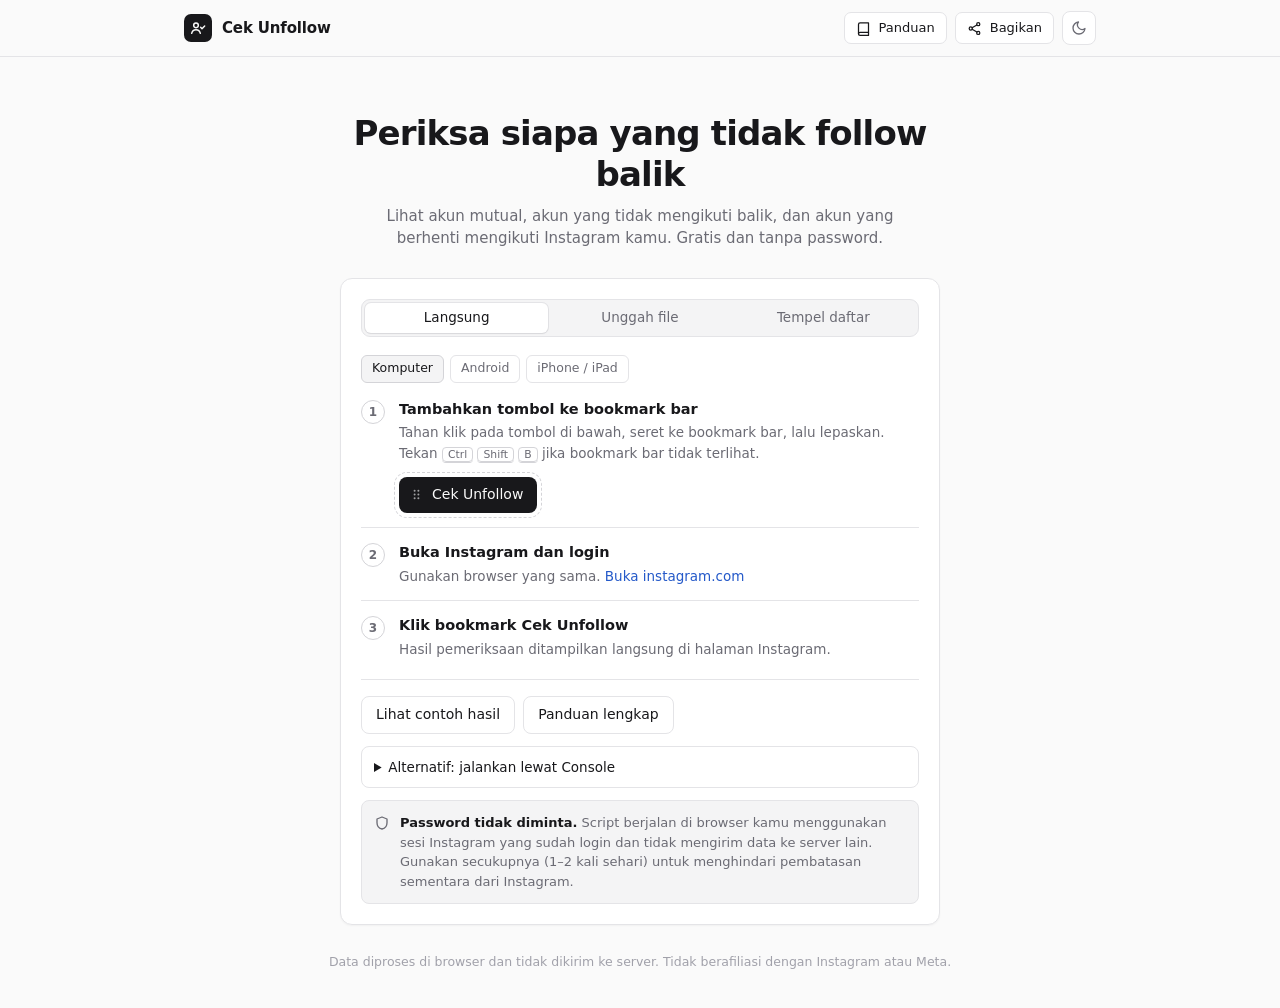
<file: index.html>
<!doctype html>
<html lang="id">
<head>
  <meta charset="utf-8">
  <meta name="viewport" content="width=device-width, initial-scale=1">
  <title>Cek Unfollow</title>
  <meta name="description" content="Periksa siapa yang tidak follow balik, akun mutual, dan akun yang berhenti mengikuti di Instagram. Gratis, tanpa password, diproses di browser.">
  <meta name="theme-color" content="#0b0b0c">
  <link rel="icon" href="favicon.svg" type="image/svg+xml">

  <meta property="og:type" content="website">
  <meta property="og:site_name" content="Cek Unfollow">
  <meta property="og:title" content="Cek Unfollow: siapa yang tidak follow balik?">
  <meta property="og:description" content="Periksa akun yang tidak follow balik, akun mutual, dan siapa yang berhenti mengikuti. Gratis dan tanpa password.">
  <meta property="og:url" content="https://haidarhafiz21.github.io/cek-unfollow/">
  <meta property="og:image" content="https://haidarhafiz21.github.io/cek-unfollow/og.png">
  <meta property="og:image:width" content="1200">
  <meta property="og:image:height" content="630">
  <meta name="twitter:card" content="summary_large_image">

  <meta http-equiv="Content-Security-Policy" content="default-src 'none'; script-src 'self'; style-src 'self' 'unsafe-inline'; img-src 'self' data:; font-src 'self'; connect-src 'self'; base-uri 'none'; form-action 'none'">
  <meta name="referrer" content="strict-origin-when-cross-origin">
  <link rel="stylesheet" href="styles.css">
  <script src="vendor/jszip.min.js" defer></script>
  <script src="cekunfollow.js" defer></script>
  <script src="app.js" defer></script>
</head>
<body>
  <header class="topbar">
    <div class="container topbar-inner">
      <a class="brand" href="./">
        <span class="brand-mark" aria-hidden="true">
          <svg viewBox="0 0 24 24" fill="none" stroke="currentColor" stroke-width="2.2" stroke-linecap="round" stroke-linejoin="round"><circle cx="9" cy="8" r="3.5"/><path d="M2.5 20c.8-3.6 3.3-5.5 6.5-5.5s5.7 1.9 6.5 5.5"/><path d="M16 11l2 2 4-4"/></svg>
        </span>
        <span>Cek Unfollow</span>
      </a>
      <div class="topbar-actions">
        <button id="resetBtn" class="btn ghost sm" hidden>
          <svg viewBox="0 0 24 24" fill="none" stroke="currentColor" stroke-width="2" stroke-linecap="round" stroke-linejoin="round"><path d="M3 12a9 9 0 1 0 3-6.7L3 8"/><path d="M3 3v5h5"/></svg>
          <span>Cek ulang</span>
        </button>
        <a id="guideBtn" class="btn ghost sm" href="tutorial.html" title="Panduan penggunaan">
          <svg viewBox="0 0 24 24" fill="none" stroke="currentColor" stroke-width="2" stroke-linecap="round" stroke-linejoin="round"><path d="M4 5.5A2.5 2.5 0 0 1 6.5 3H20v15H6.5A2.5 2.5 0 0 0 4 20.5v-15z"/><path d="M4 20.5A2.5 2.5 0 0 0 6.5 23H20v-5"/></svg>
          <span>Panduan</span>
        </a>
        <button id="shareBtn" class="btn ghost sm" title="Bagikan halaman ini">
          <svg viewBox="0 0 24 24" fill="none" stroke="currentColor" stroke-width="2" stroke-linecap="round" stroke-linejoin="round"><circle cx="18" cy="5" r="2.5"/><circle cx="6" cy="12" r="2.5"/><circle cx="18" cy="19" r="2.5"/><path d="m8.2 10.8 7.6-4.4M8.2 13.2l7.6 4.4"/></svg>
          <span>Bagikan</span>
        </button>
        <button id="themeBtn" class="icon-btn" aria-label="Ganti tema terang/gelap" title="Ganti tema">
          <svg class="icon-moon" viewBox="0 0 24 24" fill="none" stroke="currentColor" stroke-width="2" stroke-linecap="round" stroke-linejoin="round"><path d="M21 12.8A9 9 0 1 1 11.2 3a7 7 0 0 0 9.8 9.8z"/></svg>
          <svg class="icon-sun" viewBox="0 0 24 24" fill="none" stroke="currentColor" stroke-width="2" stroke-linecap="round" stroke-linejoin="round"><circle cx="12" cy="12" r="4"/><path d="M12 2v2M12 20v2M4.9 4.9l1.4 1.4M17.7 17.7l1.4 1.4M2 12h2M20 12h2M4.9 19.1l1.4-1.4M17.7 6.3l1.4-1.4"/></svg>
        </button>
      </div>
    </div>
  </header>

  <main class="container">
    <!-- ============ HALAMAN AWAL ============ -->
    <section id="uploadView" class="view">
      <div id="inAppNote" class="inapp" hidden>
        <svg viewBox="0 0 24 24" fill="none" stroke="currentColor" stroke-width="2" stroke-linecap="round" stroke-linejoin="round"><circle cx="12" cy="12" r="9"/><path d="M12 11v5M12 7.5v.01"/></svg>
        <p>Halaman ini dibuka dari dalam aplikasi. Agar dapat digunakan, buka di <b>Chrome</b> atau <b>Safari</b> melalui menu <b>⋮</b> lalu <b>Buka di browser</b>.</p>
      </div>

      <div class="hero">
        <h1>Periksa siapa yang tidak follow balik</h1>
        <p class="lead">Lihat akun mutual, akun yang tidak mengikuti balik, dan akun yang berhenti mengikuti Instagram kamu. Gratis dan tanpa password.</p>
      </div>

      <div class="card panel">
        <div class="seg" role="tablist" aria-label="Metode" data-mode="direct">
          <button role="tab" class="seg-btn active" data-mode="direct" aria-selected="true">Langsung</button>
          <button role="tab" class="seg-btn" data-mode="file" aria-selected="false">Unggah file</button>
          <button role="tab" class="seg-btn" data-mode="paste" aria-selected="false">Tempel daftar</button>
          <span class="seg-indicator" aria-hidden="true"></span>
        </div>

        <!-- Mode langsung -->
        <div id="modeDirect" class="mode" data-mode="direct">
          <div class="device-tabs" role="tablist" aria-label="Perangkat">
            <button class="dev-btn" data-device="desktop">Komputer</button>
            <button class="dev-btn" data-device="android">Android</button>
            <button class="dev-btn" data-device="ios">iPhone / iPad</button>
          </div>

          <!-- Komputer -->
          <ol class="quick-steps" data-dev="desktop">
            <li>
              <span class="qs-num">1</span>
              <div class="qs-body">
                <strong>Tambahkan tombol ke bookmark bar</strong>
                <span>Tahan klik pada tombol di bawah, seret ke bookmark bar, lalu lepaskan. Tekan <kbd>Ctrl</kbd> <kbd>Shift</kbd> <kbd>B</kbd> jika bookmark bar tidak terlihat.</span>
                <a id="bookmarklet" class="bm-btn" href="#" title="Seret ke bookmark bar">
                  <svg viewBox="0 0 24 24" fill="currentColor" aria-hidden="true"><circle cx="9" cy="6" r="1.6"/><circle cx="15" cy="6" r="1.6"/><circle cx="9" cy="12" r="1.6"/><circle cx="15" cy="12" r="1.6"/><circle cx="9" cy="18" r="1.6"/><circle cx="15" cy="18" r="1.6"/></svg>
                  Cek Unfollow
                </a>
              </div>
            </li>
            <li>
              <span class="qs-num">2</span>
              <div class="qs-body">
                <strong>Buka Instagram dan login</strong>
                <span>Gunakan browser yang sama. <a href="https://www.instagram.com/" target="_blank" rel="noopener" class="inline-link">Buka instagram.com</a></span>
              </div>
            </li>
            <li>
              <span class="qs-num">3</span>
              <div class="qs-body">
                <strong>Klik bookmark Cek Unfollow</strong>
                <span>Hasil pemeriksaan ditampilkan langsung di halaman Instagram.</span>
              </div>
            </li>
          </ol>

          <!-- Android -->
          <ol class="quick-steps" data-dev="android" hidden>
            <li>
              <span class="qs-num">1</span>
              <div class="qs-body">
                <strong>Salin kode</strong>
                <span>Gunakan aplikasi <b>Chrome</b>.</span>
                <button class="btn primary sm copy-bm">Salin kode bookmark</button>
              </div>
            </li>
            <li>
              <span class="qs-num">2</span>
              <div class="qs-body">
                <strong>Simpan sebagai bookmark</strong>
                <span>Ketuk <span class="ui">⋮</span> → <span class="ui">☆</span> → <span class="ui">Edit</span>. Ganti nama menjadi <b>Cek Unfollow</b>, hapus isi URL, lalu pilih <span class="ui">Tempel<i>Paste</i></span>.</span>
              </div>
            </li>
            <li>
              <span class="qs-num">3</span>
              <div class="qs-body">
                <strong>Jalankan di instagram.com</strong>
                <span>Buka instagram.com di Chrome, ketik <b>Cek Unfollow</b> di kolom alamat, lalu ketuk hasil yang berikon <span class="ui">☆</span>.</span>
              </div>
            </li>
          </ol>

          <!-- iPhone / iPad -->
          <ol class="quick-steps" data-dev="ios" hidden>
            <li>
              <span class="qs-num">1</span>
              <div class="qs-body">
                <strong>Salin kode</strong>
                <span>Gunakan aplikasi <b>Safari</b>.</span>
                <button class="btn primary sm copy-bm">Salin kode bookmark</button>
              </div>
            </li>
            <li>
              <span class="qs-num">2</span>
              <div class="qs-body">
                <strong>Simpan ke Favorit</strong>
                <span>Ketuk <span class="ui">≡</span> di sebelah alamat web → <span class="ui">Tambahkan Penanda ke…<i>Add Bookmark to…</i></span>. Ganti judul menjadi <b>Cek Unfollow</b>, pilih lokasi <span class="ui">Favorit<i>Favorites</i></span>, lalu <span class="ui">Simpan<i>Save</i></span>.</span>
              </div>
            </li>
            <li>
              <span class="qs-num">3</span>
              <div class="qs-body">
                <strong>Tempel kode</strong>
                <span>Ketuk kolom alamat, tahan ikon <b>Cek Unfollow</b> di Favorit → <span class="ui">Edit</span>, lalu tempel kode di kolom alamat dan ketuk <span class="ui">Selesai<i>Done</i></span>.</span>
              </div>
            </li>
            <li>
              <span class="qs-num">4</span>
              <div class="qs-body">
                <strong>Jalankan di instagram.com</strong>
                <span>Buka instagram.com di Safari, ketuk kolom alamat, lalu ketuk <b>Cek Unfollow</b> di Favorit.</span>
              </div>
            </li>
          </ol>

          <a class="btn primary block guide-cta" id="guideCta" data-dev="android ios" hidden href="tutorial.html">
            <svg viewBox="0 0 24 24" fill="none" stroke="currentColor" stroke-width="2" stroke-linecap="round" stroke-linejoin="round"><path d="M4 5.5A2.5 2.5 0 0 1 6.5 3H20v15H6.5A2.5 2.5 0 0 0 4 20.5v-15z"/><path d="M4 20.5A2.5 2.5 0 0 0 6.5 23H20v-5"/></svg>
            Lihat panduan bergambar
          </a>

          <div class="direct-actions">
            <button class="btn ghost" id="previewBtn">Lihat contoh hasil</button>
            <a class="btn ghost" id="guideLink" data-dev="desktop" href="tutorial.html">Panduan lengkap</a>
          </div>

          <details class="console-alt" data-dev="desktop">
            <summary>Alternatif: jalankan lewat Console</summary>
            <ol>
              <li>Buka <b>instagram.com</b> dan pastikan sudah login.</li>
              <li>Tekan <kbd>F12</kbd>, lalu pilih tab <b>Console</b>.</li>
              <li>Salin script dengan tombol di bawah, tempel di Console, lalu tekan <kbd>Enter</kbd>.</li>
              <li>Jika Chrome menolak paste, ketik <code>allow pasting</code>, tekan Enter, lalu tempel kembali.</li>
            </ol>
            <p class="console-warn"><b>Penting:</b> jangan pernah menempel script dari sumber lain ke Console. Penipu sering memakai cara ini untuk membajak akun. Salin script hanya dari halaman resmi ini.</p>
            <button class="btn ghost sm" id="copyScriptBtn">
              <svg viewBox="0 0 24 24" fill="none" stroke="currentColor" stroke-width="2" stroke-linecap="round" stroke-linejoin="round"><rect x="9" y="9" width="12" height="12" rx="2.5"/><path d="M5 15H4.5A1.5 1.5 0 0 1 3 13.5v-9A1.5 1.5 0 0 1 4.5 3h9A1.5 1.5 0 0 1 15 4.5V5"/></svg>
              Salin script
            </button>
          </details>

          <p class="mobile-alt" data-dev="android ios" hidden>Bookmark tidak dapat dijalankan dari aplikasi Instagram. Jika langkah di atas tidak berhasil, gunakan tab <button class="link-btn" data-goto-mode="file">Unggah file</button> dengan data ekspor dari aplikasi Instagram.</p>

          <div class="note">
            <svg viewBox="0 0 24 24" fill="none" stroke="currentColor" stroke-width="2" stroke-linecap="round" stroke-linejoin="round"><path d="M12 3 4.5 6v5.5c0 4.6 3.2 8.4 7.5 9.5 4.3-1.1 7.5-4.9 7.5-9.5V6L12 3z"/></svg>
            <p><b>Password tidak diminta.</b> Script berjalan di browser kamu menggunakan sesi Instagram yang sudah login dan tidak mengirim data ke server lain. Gunakan secukupnya (1–2 kali sehari) untuk menghindari pembatasan sementara dari Instagram.</p>
          </div>
        </div>

        <!-- Mode unggah file -->
        <div id="modeFile" class="mode" data-mode="file" hidden>
          <label class="dropzone" id="dropzone">
            <input type="file" id="fileInput" multiple accept=".zip,.json,.html,.htm">
            <span class="dz-icon" aria-hidden="true">
              <svg viewBox="0 0 24 24" fill="none" stroke="currentColor" stroke-width="1.8" stroke-linecap="round" stroke-linejoin="round"><path d="M12 15V4"/><path d="M7.5 8.5 12 4l4.5 4.5"/><path d="M4 15v3a2 2 0 0 0 2 2h12a2 2 0 0 0 2-2v-3"/></svg>
            </span>
            <span class="dz-idle">
              <strong>Pilih atau tarik file ke sini</strong>
              <span>atau <u>pilih dari perangkat</u></span>
              <small>ZIP ekspor Instagram, atau <code>followers_1.json</code> dan <code>following.json</code></small>
            </span>
            <span class="dz-loading">
              <span class="spinner" aria-hidden="true"></span>
              <strong>Membaca data…</strong>
            </span>
          </label>
        </div>

        <!-- Mode tempel -->
        <div id="modePaste" class="mode" data-mode="paste" hidden>
          <div class="paste-grid">
            <label class="field">
              <span class="field-label">Pengikut <em>(followers)</em></span>
              <textarea id="pasteFollowers" spellcheck="false" placeholder="nadia.putri&#10;raka_99&#10;@dimas.id"></textarea>
            </label>
            <label class="field">
              <span class="field-label">Mengikuti <em>(following)</em></span>
              <textarea id="pasteFollowing" spellcheck="false" placeholder="sekar.art&#10;nadia.putri&#10;https://instagram.com/bayu"></textarea>
            </label>
          </div>
          <p class="hint">Satu username per baris. Format @username dan link profil juga diterima.</p>
          <button class="btn primary block" id="pasteBtn">Analisis</button>
        </div>

        <p id="errorMsg" class="alert" role="alert" hidden></p>

        <div class="upload-foot" id="uploadFoot" hidden>
          <span>Belum punya data?</span>
          <button class="link-btn" id="demoBtn">Gunakan data contoh</button>
        </div>
      </div>

      <details class="card guide" id="exportGuide" hidden>
        <summary>
          <svg class="guide-icon" viewBox="0 0 24 24" fill="none" stroke="currentColor" stroke-width="2" stroke-linecap="round" stroke-linejoin="round"><circle cx="12" cy="12" r="9"/><path d="M12 11v5M12 7.5v.01"/></svg>
          <span>Cara mengekspor data dari Instagram</span>
          <svg class="chev" viewBox="0 0 24 24" fill="none" stroke="currentColor" stroke-width="2" stroke-linecap="round" stroke-linejoin="round"><path d="m6 9 6 6 6-6"/></svg>
        </summary>
        <ol class="steps">
          <li>Buka aplikasi Instagram, masuk ke <b>Profil</b>, menu <b>☰</b>, lalu <b>Pusat Akun</b>.</li>
          <li>Pilih <b>Informasi dan izin Anda</b>, <b>Ekspor informasi Anda</b>, lalu <b>Buat ekspor</b>.</li>
          <li>Pilih akun, lalu <b>Ekspor ke perangkat</b>.</li>
          <li>Di <b>Sesuaikan informasi</b>, pilih hanya <b>Pengikut dan mengikuti</b>.</li>
          <li>Atur <b>Rentang tanggal: Sepanjang waktu</b> dan <b>Format: JSON</b>, lalu mulai ekspor.</li>
          <li>Setelah notifikasi diterima, unduh file ZIP dan unggah di sini.</li>
        </ol>
        <p class="guide-note">Hasil setiap pemeriksaan disimpan di browser. Saat data yang lebih baru diunggah, aplikasi akan menampilkan akun yang <b>berhenti mengikuti</b> sejak pemeriksaan sebelumnya.</p>
      </details>
    </section>

    <!-- ============ HASIL ============ -->
    <section id="resultView" class="view" hidden>
      <div class="result-head">
        <p class="eyebrow" id="resultEyebrow">Hasil analisis</p>
        <h2 id="resultTitle">Ringkasan akun</h2>
        <p class="muted" id="resultMeta"></p>
      </div>

      <div id="changes"></div>

      <div class="card kpis" id="stats"></div>

      <div class="card list-card">
        <div class="tabs-wrap">
          <div class="tabs" id="tabs" role="tablist"></div>
        </div>

        <div class="toolbar">
          <label class="search">
            <svg viewBox="0 0 24 24" fill="none" stroke="currentColor" stroke-width="2" stroke-linecap="round" stroke-linejoin="round"><circle cx="11" cy="11" r="7"/><path d="m20 20-3.5-3.5"/></svg>
            <input id="searchInput" type="search" placeholder="Cari username" autocomplete="off">
          </label>
          <div class="toolbar-right">
            <label class="select">
              <select id="sortSelect" aria-label="Urutkan">
                <option value="new">Terbaru</option>
                <option value="old">Terlama</option>
                <option value="az">A–Z</option>
                <option value="za">Z–A</option>
              </select>
              <svg viewBox="0 0 24 24" fill="none" stroke="currentColor" stroke-width="2" stroke-linecap="round" stroke-linejoin="round"><path d="m6 9 6 6 6-6"/></svg>
            </label>
            <button class="btn ghost sm" id="copyBtn" title="Salin daftar username">
              <svg viewBox="0 0 24 24" fill="none" stroke="currentColor" stroke-width="2" stroke-linecap="round" stroke-linejoin="round"><rect x="9" y="9" width="12" height="12" rx="2.5"/><path d="M5 15H4.5A1.5 1.5 0 0 1 3 13.5v-9A1.5 1.5 0 0 1 4.5 3h9A1.5 1.5 0 0 1 15 4.5V5"/></svg>
              <span>Salin</span>
            </button>
            <button class="btn ghost sm" id="csvBtn" title="Unduh sebagai CSV">
              <svg viewBox="0 0 24 24" fill="none" stroke="currentColor" stroke-width="2" stroke-linecap="round" stroke-linejoin="round"><path d="M12 4v11"/><path d="m7.5 10.5 4.5 4.5 4.5-4.5"/><path d="M4 20h16"/></svg>
              <span>CSV</span>
            </button>
          </div>
        </div>

        <div class="list-meta" id="listMeta"></div>
        <ul class="list" id="list"></ul>
        <div id="sentinel" aria-hidden="true"></div>
        <div class="empty" id="empty" hidden></div>
      </div>
    </section>
  </main>

  <footer class="footer container">
    <p>Data diproses di browser dan tidak dikirim ke server. Tidak berafiliasi dengan Instagram atau Meta.</p>
  </footer>

  <div id="toast" class="toast" role="status" aria-live="polite"></div>
</body>
</html>
</file>
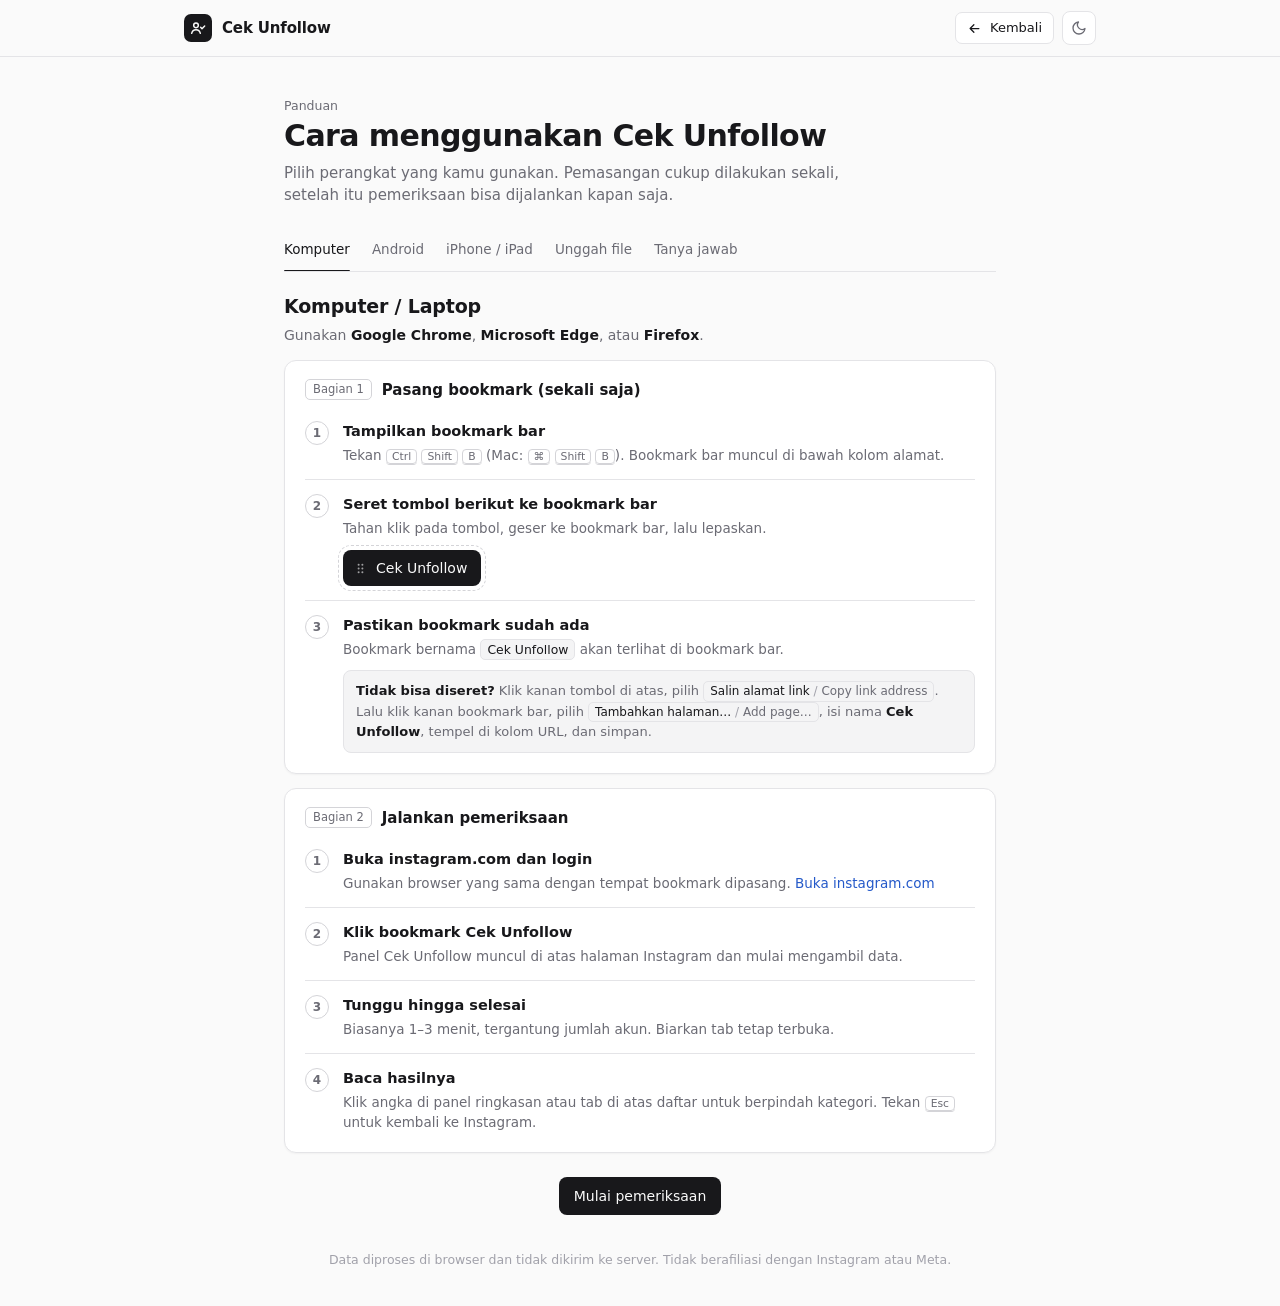
<file: tutorial.html>
<!doctype html>
<html lang="id">
<head>
  <meta charset="utf-8">
  <meta name="viewport" content="width=device-width, initial-scale=1">
  <title>Panduan Cek Unfollow</title>
  <meta name="description" content="Panduan langkah demi langkah memakai Cek Unfollow di komputer, Android, dan iPhone.">
  <meta name="theme-color" content="#0b0b0c">
  <link rel="icon" href="favicon.svg" type="image/svg+xml">

  <meta property="og:type" content="article">
  <meta property="og:site_name" content="Cek Unfollow">
  <meta property="og:title" content="Panduan Cek Unfollow: komputer, Android, dan iPhone">
  <meta property="og:description" content="Langkah demi langkah memeriksa siapa yang tidak follow balik di Instagram.">
  <meta property="og:url" content="https://haidarhafiz21.github.io/cek-unfollow/tutorial.html">
  <meta property="og:image" content="https://haidarhafiz21.github.io/cek-unfollow/og.png">
  <meta name="twitter:card" content="summary_large_image">

  <meta http-equiv="Content-Security-Policy" content="default-src 'none'; script-src 'self'; style-src 'self' 'unsafe-inline'; img-src 'self' data:; font-src 'self'; connect-src 'self'; base-uri 'none'; form-action 'none'">
  <meta name="referrer" content="strict-origin-when-cross-origin">
  <link rel="stylesheet" href="styles.css">
  <script src="cekunfollow.js" defer></script>
  <script src="tutorial.js" defer></script>
</head>
<body>
  <header class="topbar">
    <div class="container topbar-inner">
      <a class="brand" href="./">
        <span class="brand-mark" aria-hidden="true">
          <svg viewBox="0 0 24 24" fill="none" stroke="currentColor" stroke-width="2.2" stroke-linecap="round" stroke-linejoin="round"><circle cx="9" cy="8" r="3.5"/><path d="M2.5 20c.8-3.6 3.3-5.5 6.5-5.5s5.7 1.9 6.5 5.5"/><path d="M16 11l2 2 4-4"/></svg>
        </span>
        <span>Cek Unfollow</span>
      </a>
      <div class="topbar-actions">
        <a class="btn ghost sm" href="./">
          <svg viewBox="0 0 24 24" fill="none" stroke="currentColor" stroke-width="2" stroke-linecap="round" stroke-linejoin="round"><path d="M19 12H5M11 6l-6 6 6 6"/></svg>
          <span>Kembali</span>
        </a>
        <button id="themeBtn" class="icon-btn" aria-label="Ganti tema terang/gelap" title="Ganti tema">
          <svg class="icon-moon" viewBox="0 0 24 24" fill="none" stroke="currentColor" stroke-width="2" stroke-linecap="round" stroke-linejoin="round"><path d="M21 12.8A9 9 0 1 1 11.2 3a7 7 0 0 0 9.8 9.8z"/></svg>
          <svg class="icon-sun" viewBox="0 0 24 24" fill="none" stroke="currentColor" stroke-width="2" stroke-linecap="round" stroke-linejoin="round"><circle cx="12" cy="12" r="4"/><path d="M12 2v2M12 20v2M4.9 4.9l1.4 1.4M17.7 17.7l1.4 1.4M2 12h2M20 12h2M4.9 19.1l1.4-1.4M17.7 6.3l1.4-1.4"/></svg>
        </button>
      </div>
    </div>
  </header>

  <main class="container doc">
    <div class="doc-head">
      <p class="eyebrow">Panduan</p>
      <h1>Cara menggunakan Cek Unfollow</h1>
      <p class="lead">Pilih perangkat yang kamu gunakan. Pemasangan cukup dilakukan sekali, setelah itu pemeriksaan bisa dijalankan kapan saja.</p>
    </div>

    <nav class="doc-tabs" role="tablist" aria-label="Pilih perangkat">
      <a href="#komputer" class="doc-tab" data-tab="komputer" role="tab">Komputer</a>
      <a href="#android" class="doc-tab" data-tab="android" role="tab">Android</a>
      <a href="#iphone" class="doc-tab" data-tab="iphone" role="tab">iPhone / iPad</a>
      <a href="#file" class="doc-tab" data-tab="file" role="tab">Unggah file</a>
      <a href="#faq" class="doc-tab" data-tab="faq" role="tab">Tanya jawab</a>
    </nav>

    <!-- ================= KOMPUTER ================= -->
    <section class="doc-section" id="sec-komputer" data-sec="komputer">
      <div class="doc-intro">
        <h2>Komputer / Laptop</h2>
        <p>Gunakan <b>Google Chrome</b>, <b>Microsoft Edge</b>, atau <b>Firefox</b>.</p>
      </div>

      <div class="card doc-card">
        <h3><span class="tag-step">Bagian 1</span> Pasang bookmark (sekali saja)</h3>
        <ol class="doc-steps">
          <li>
            <strong>Tampilkan bookmark bar</strong>
            <p>Tekan <kbd>Ctrl</kbd> <kbd>Shift</kbd> <kbd>B</kbd> (Mac: <kbd>⌘</kbd> <kbd>Shift</kbd> <kbd>B</kbd>). Bookmark bar muncul di bawah kolom alamat.</p>
          </li>
          <li>
            <strong>Seret tombol berikut ke bookmark bar</strong>
            <p>Tahan klik pada tombol, geser ke bookmark bar, lalu lepaskan.</p>
            <a id="bookmarklet" class="bm-btn" href="#" title="Seret ke bookmark bar">
              <svg viewBox="0 0 24 24" fill="currentColor" aria-hidden="true"><circle cx="9" cy="6" r="1.6"/><circle cx="15" cy="6" r="1.6"/><circle cx="9" cy="12" r="1.6"/><circle cx="15" cy="12" r="1.6"/><circle cx="9" cy="18" r="1.6"/><circle cx="15" cy="18" r="1.6"/></svg>
              Cek Unfollow
            </a>
          </li>
          <li>
            <strong>Pastikan bookmark sudah ada</strong>
            <p>Bookmark bernama <span class="ui">Cek Unfollow</span> akan terlihat di bookmark bar.</p>
            <div class="tip"><b>Tidak bisa diseret?</b> Klik kanan tombol di atas, pilih <span class="ui">Salin alamat link<i>Copy link address</i></span>. Lalu klik kanan bookmark bar, pilih <span class="ui">Tambahkan halaman…<i>Add page…</i></span>, isi nama <b>Cek Unfollow</b>, tempel di kolom URL, dan simpan.</div>
          </li>
        </ol>
      </div>

      <div class="card doc-card">
        <h3><span class="tag-step">Bagian 2</span> Jalankan pemeriksaan</h3>
        <ol class="doc-steps">
          <li>
            <strong>Buka instagram.com dan login</strong>
            <p>Gunakan browser yang sama dengan tempat bookmark dipasang. <a class="inline-link" href="https://www.instagram.com/" target="_blank" rel="noopener">Buka instagram.com</a></p>
          </li>
          <li>
            <strong>Klik bookmark Cek Unfollow</strong>
            <p>Panel Cek Unfollow muncul di atas halaman Instagram dan mulai mengambil data.</p>
          </li>
          <li>
            <strong>Tunggu hingga selesai</strong>
            <p>Biasanya 1–3 menit, tergantung jumlah akun. Biarkan tab tetap terbuka.</p>
          </li>
          <li>
            <strong>Baca hasilnya</strong>
            <p>Klik angka di panel ringkasan atau tab di atas daftar untuk berpindah kategori. Tekan <kbd>Esc</kbd> untuk kembali ke Instagram.</p>
          </li>
        </ol>
      </div>
    </section>

    <!-- ================= ANDROID ================= -->
    <section class="doc-section" id="sec-android" data-sec="android" hidden>
      <div class="doc-intro">
        <h2>Android</h2>
        <p>Pemasangan sekitar 2 menit dan cukup dilakukan sekali.</p>
      </div>

      <div class="prep">
        <svg viewBox="0 0 24 24" fill="none" stroke="currentColor" stroke-width="2" stroke-linecap="round" stroke-linejoin="round"><circle cx="12" cy="12" r="9"/><path d="M12 11v5M12 7.5v.01"/></svg>
        <p><b>Sebelum mulai:</b> buka halaman ini di aplikasi <b>Chrome</b>. Jika terbuka dari WhatsApp atau Instagram, ketuk <span class="ui">⋮</span> lalu <span class="ui">Buka di Chrome<i>Open in Chrome</i></span>.</p>
      </div>

      <div class="card doc-card">
        <h3><span class="tag-step">Bagian 1</span> Pasang (sekali saja)</h3>
        <ol class="doc-steps">
          <li>
            <strong>Salin kode</strong>
            <p>Ketuk tombol ini.</p>
            <button class="btn primary sm copy-bm">Salin kode bookmark</button>
          </li>
          <li>
            <strong>Ketuk ⋮ lalu ☆</strong>
            <p>Titik tiga ada di pojok kanan atas. Setelah menu terbuka, ketuk ikon bintang.</p>
            <div class="mock has-menu" aria-hidden="true">
              <div class="mock-bar">
                <span class="mock-url">haidarhafiz21.github.io</span>
                <span class="mock-ic hl" data-tap="1">⋮</span>
              </div>
              <div class="mock-body"><span></span><span></span><span></span><span></span><span></span></div>
              <div class="mock-menu">
                <div class="mock-icons">
                  <span class="mock-ic">→</span><span class="mock-ic hl" data-tap="2">☆</span><span class="mock-ic">⤓</span><span class="mock-ic">ⓘ</span><span class="mock-ic">↻</span>
                </div>
                <div class="mock-row">Tab baru<i>New tab</i></div>
                <div class="mock-row">Bookmark<i>Bookmarks</i></div>
              </div>
            </div>
          </li>
          <li>
            <strong>Ketuk Edit</strong>
            <p>Di bagian bawah layar muncul pemberitahuan. Ketuk <span class="ui">Edit</span>.</p>
            <div class="mock" aria-hidden="true">
              <div class="mock-body"><span></span><span></span><span></span></div>
              <div class="mock-snack"><span>Bookmark disimpan<i>Bookmarked</i></span><b class="hl" data-tap="Ketuk">Edit</b></div>
            </div>
            <div class="tip"><b>Pemberitahuan sudah hilang?</b> Ketuk <span class="ui">⋮</span> → <span class="ui">Bookmark<i>Bookmarks</i></span>, tahan bookmark yang baru disimpan, lalu pilih <span class="ui">Edit</span>.</div>
          </li>
          <li>
            <strong>Ganti nama dan URL</strong>
            <p>Nama: ketik <b>Cek Unfollow</b>. URL: hapus semua isinya, tahan, lalu pilih <span class="ui">Tempel<i>Paste</i></span>.</p>
            <div class="mock" aria-hidden="true">
              <div class="mock-bar"><span class="mock-ic">←</span><b>Edit bookmark</b></div>
              <div class="mock-field"><small>Nama<i>Name</i></small><div class="mock-input hl" data-tap="1. Ketik">Cek Unfollow</div></div>
              <div class="mock-field" style="padding-bottom:16px"><small>URL</small><div class="mock-input code hl" data-tap="2. Tahan → Tempel">javascript:(function…</div></div>
            </div>
          </li>
          <li>
            <strong>Ketuk ← untuk menyimpan</strong>
            <p>Tombol kembali di pojok kiri atas. Perubahan tersimpan otomatis.</p>
          </li>
        </ol>
      </div>

      <div class="card doc-card">
        <h3><span class="tag-step">Bagian 2</span> Cara memakai</h3>
        <ol class="doc-steps">
          <li>
            <strong>Buka instagram.com di Chrome</strong>
            <p>Login seperti biasa. Jika diminta membuka aplikasi, pilih <span class="ui">Lain kali<i>Not now</i></span>. <a class="inline-link" href="https://www.instagram.com/" target="_blank" rel="noopener">Buka instagram.com</a></p>
          </li>
          <li>
            <strong>Ketik "Cek Unfollow" di kolom alamat</strong>
            <p>Lalu ketuk hasil yang memiliki ikon bintang <span class="ui">☆</span>.</p>
            <div class="mock" aria-hidden="true">
              <div class="mock-bar"><span class="mock-url typed">Cek Unf<span class="caret"></span></span></div>
              <div class="mock-row"><span class="mock-ic" style="font-size:13px">⌕</span><span>cek unfollow<small>Penelusuran Google<i>Google Search</i></small></span></div>
              <div class="mock-row hl" data-tap="Ketuk ini"><span class="mock-ic">☆</span><span><b>Cek Unfollow</b><small>javascript:(function…</small></span></div>
            </div>
            <div class="tip warn"><b>Jangan tekan Enter.</b> Menekan Enter akan membuka pencarian Google.</div>
          </li>
          <li>
            <strong>Tunggu 1–3 menit</strong>
            <p>Hasil muncul di atas halaman Instagram. Jangan pindah ke aplikasi lain selama proses berjalan.</p>
          </li>
        </ol>
      </div>
    </section>

    <!-- ================= IPHONE ================= -->
    <section class="doc-section" id="sec-iphone" data-sec="iphone" hidden>
      <div class="doc-intro">
        <h2>iPhone / iPad</h2>
        <p>Pemasangan sekitar 2 menit dan cukup dilakukan sekali. Kita akan menyimpan tombol Cek Unfollow ke <b>Favorit</b> Safari.</p>
      </div>

      <div class="prep">
        <svg viewBox="0 0 24 24" fill="none" stroke="currentColor" stroke-width="2" stroke-linecap="round" stroke-linejoin="round"><circle cx="12" cy="12" r="9"/><path d="M12 11v5M12 7.5v.01"/></svg>
        <p><b>Sebelum mulai:</b> buka halaman ini di aplikasi <b>Safari</b>. Jika terbuka dari WhatsApp atau Instagram, cari pilihan <span class="ui">Buka di Safari<i>Open in Safari</i></span>.</p>
      </div>

      <div class="card doc-card">
        <h3><span class="tag-step">Bagian 1</span> Pasang (sekali saja)</h3>
        <ol class="doc-steps">
          <li>
            <strong>Salin kode</strong>
            <p>Ketuk tombol ini.</p>
            <button class="btn primary sm copy-bm">Salin kode bookmark</button>
          </li>

          <li>
            <strong>Buka menu Safari</strong>
            <p>Ketuk ikon <span class="ui">≡</span> di sebelah kiri alamat web, di bagian bawah layar.</p>
            <div class="mock" aria-hidden="true">
              <div class="mock-body"><span></span><span></span><span></span></div>
              <div class="mock-float">
                <span class="mock-round">‹</span>
                <span class="mock-pill"><span class="hl" data-tap="Ketuk" style="padding:0 3px;font-size:15px">≡</span><span class="grow">haidarhafiz21.github.io</span><span>↻</span></span>
                <span class="mock-round"><svg viewBox="0 0 24 24" fill="none" stroke="currentColor" stroke-width="2" stroke-linecap="round" stroke-linejoin="round"><rect x="4" y="7" width="13" height="13" rx="2"/><path d="M8 4h10a2 2 0 0 1 2 2v10"/></svg></span>
              </div>
            </div>
            <div class="tip"><b>Tidak ada ikon ≡?</b> Pada iOS versi lama, ketuk ikon <span class="ui">Bagikan<i>Share</i></span> (kotak dengan panah ke atas), lalu lanjutkan ke langkah berikutnya.</div>
          </li>

          <li>
            <strong>Pilih "Add Bookmark to…"</strong>
            <p>Ketuk <span class="ui">Tambahkan Penanda ke…<i>Add Bookmark to…</i></span>. Pada iOS versi lama, pilih <span class="ui">Tambah Penanda<i>Add Bookmark</i></span>.</p>
            <div class="mock" aria-hidden="true">
              <div class="mock-row"><span>Bagikan<small>Share</small></span></div>
              <div class="mock-row"><span>Tambahkan ke Penanda<small>Add to Bookmarks</small></span></div>
              <div class="mock-row hl" data-tap="Ketuk"><span>Tambahkan Penanda ke…<small>Add Bookmark to…</small></span></div>
              <div class="mock-row"><span>Cari di Halaman<small>Find on Page</small></span></div>
            </div>
          </li>

          <li>
            <strong>Ganti nama, pilih Favorit, lalu simpan</strong>
            <ol class="sub-steps"><li>Ganti judul menjadi <b>Cek Unfollow</b>.</li><li>Pada <span class="ui">Lokasi<i>Location</i></span>, pilih <span class="ui">Favorit<i>Favorites</i></span>.</li><li>Ketuk <span class="ui">Simpan<i>Save</i></span>.</li></ol>
            <div class="mock" aria-hidden="true">
              <div class="mock-sheet-head"><span class="muted-act">Batal</span><b>Tambah Penanda</b><span class="act hl" data-tap="3">Simpan</span></div>
              <div class="mock-field" style="padding-bottom:16px"><div class="mock-input hl" data-tap="1. Ganti judul">Cek Unfollow</div></div>
              <div class="mock-row hl" data-tap="2. Pilih Favorit" style="margin:0 8px 14px">Lokasi<i>Location</i><span class="val">Favorit ›</span></div>
            </div>
          </li>

          <li>
            <strong>Ketuk kolom alamat web</strong>
            <p>Daftar <span class="ui">Favorit<i>Favorites</i></span> akan muncul. Ikon <b>Cek Unfollow</b> yang baru disimpan ada di sana.</p>
          </li>

          <li>
            <strong>Tahan ikon Cek Unfollow, lalu pilih Edit</strong>
            <p>Tekan dan tahan ikonnya sampai muncul menu, lalu ketuk <span class="ui">Edit</span>.</p>
            <div class="mock" aria-hidden="true">
              <div class="mock-label">Favorit<i style="font-style:normal;font-weight:400;color:var(--muted)"> / Favorites</i></div>
              <div class="mock-tiles">
                <span class="mock-tile"><span class="sq">A</span>Apple</span>
                <span class="mock-tile"><span class="sq hl" data-tap="Tahan">C</span><span class="lbl">Cek Unfollow</span></span>
              </div>
              <div class="mock-ctx">
                <div class="mock-row"><span>Buka di Tab Baru<small>Open in New Tab</small></span></div>
                <div class="mock-row"><span>Salin<small>Copy</small></span></div>
                <div class="mock-row hl" data-tap="Ketuk">Edit</div>
                <div class="mock-row" style="color:var(--red)"><span>Hapus<small>Delete</small></span></div>
              </div>
            </div>
          </li>

          <li>
            <strong>Tempel kode di kolom alamat</strong>
            <p>Hapus isi kolom alamat dengan <span class="ui">ⓧ</span>, tahan kolomnya, pilih <span class="ui">Tempel<i>Paste</i></span>, lalu ketuk <span class="ui">Selesai<i>Done</i></span>.</p>
            <div class="mock" aria-hidden="true">
              <div class="mock-sheet-head"><b>Edit Penanda<i>Edit Bookmark</i></b><span class="act hl" data-tap="2">Selesai</span></div>
              <div class="mock-field"><div class="mock-input">Cek Unfollow</div></div>
              <div class="mock-field" style="padding-bottom:16px"><div class="mock-input code hl" data-tap="1. Tahan → Tempel">javascript:(function…</div></div>
            </div>
            <div class="tip"><b>Tidak ada pilihan Edit?</b> Buka daftar penanda Safari, ketuk <span class="ui">Edit</span>, buka folder <span class="ui">Favorit<i>Favorites</i></span>, lalu ketuk <b>Cek Unfollow</b> untuk mengubah alamatnya.</div>
          </li>
        </ol>
      </div>

      <div class="card doc-card">
        <h3><span class="tag-step">Bagian 2</span> Cara memakai</h3>
        <ol class="doc-steps">
          <li>
            <strong>Buka instagram.com di Safari</strong>
            <p>Login seperti biasa. Jika diminta membuka aplikasi, pilih tetap di browser. <a class="inline-link" href="https://www.instagram.com/" target="_blank" rel="noopener">Buka instagram.com</a></p>
          </li>
          <li>
            <strong>Ketuk kolom alamat, lalu ketuk Cek Unfollow</strong>
            <p>Ikon <b>Cek Unfollow</b> ada di daftar <span class="ui">Favorit<i>Favorites</i></span>.</p>
            <div class="mock" aria-hidden="true">
              <div class="mock-label">Favorit<i style="font-style:normal;font-weight:400;color:var(--muted)"> / Favorites</i></div>
              <div class="mock-tiles">
                <span class="mock-tile"><span class="sq">A</span>Apple</span>
                <span class="mock-tile"><span class="sq hl" data-tap="Ketuk">C</span><span class="lbl">Cek Unfollow</span></span>
              </div>
              <div class="mock-float">
                <span class="mock-pill" style="outline:2px solid var(--link);outline-offset:-2px"><span class="grow" style="color:var(--text);text-align:left">instagram.com</span></span>
              </div>
            </div>
          </li>
          <li>
            <strong>Tunggu 1–3 menit</strong>
            <p>Hasil muncul di atas halaman Instagram. Jangan pindah ke aplikasi lain selama proses berjalan.</p>
          </li>
        </ol>
      </div>
    </section>

    <!-- ================= UNGGAH FILE ================= -->
    <section class="doc-section" id="sec-file" data-sec="file" hidden>
      <div class="doc-intro">
        <h2>Unggah file ekspor Instagram</h2>
        <p>Cara resmi dari Instagram dan dapat dipakai di semua perangkat, termasuk HP. Prosesnya lebih lama karena perlu menunggu file dari Instagram.</p>
      </div>

      <div class="card doc-card">
        <h3><span class="tag-step">Bagian 1</span> Minta data dari Instagram</h3>
        <ol class="doc-steps">
          <li>
            <strong>Buka Pusat Akun</strong>
            <p>Di aplikasi Instagram: <span class="ui">Profil<i>Profile</i></span> → menu <span class="ui">☰</span> → <span class="ui">Pusat Akun<i>Accounts Center</i></span>.</p>
          </li>
          <li>
            <strong>Pilih ekspor informasi</strong>
            <p><span class="ui">Informasi dan izin Anda<i>Your information and permissions</i></span> → <span class="ui">Ekspor informasi Anda<i>Export your information</i></span> → <span class="ui">Buat ekspor<i>Create export</i></span>, lalu pilih akun.</p>
          </li>
          <li>
            <strong>Ekspor ke perangkat</strong>
            <p>Pilih <span class="ui">Ekspor ke perangkat<i>Export to device</i></span>.</p>
          </li>
          <li>
            <strong>Atur isi ekspor</strong>
            <p>Di <span class="ui">Sesuaikan informasi<i>Customize information</i></span>, pilih hanya <span class="ui">Pengikut dan mengikuti<i>Followers and following</i></span>. Atur <b>Rentang tanggal</b> ke <span class="ui">Sepanjang waktu<i>All time</i></span> dan <b>Format</b> ke <span class="ui">JSON</span>.</p>
            <div class="tip warn"><b>Format harus JSON.</b> Jika memilih HTML, file tetap dapat dibaca, tetapi tanggal mengikuti mungkin tidak tampil.</div>
          </li>
          <li>
            <strong>Mulai ekspor</strong>
            <p>Ketuk <span class="ui">Mulai ekspor<i>Start export</i></span>. Instagram akan mengirim notifikasi atau email saat file siap, biasanya dalam beberapa menit hingga beberapa jam.</p>
          </li>
          <li>
            <strong>Unduh file</strong>
            <p>Buka notifikasi atau email tersebut, lalu unduh file ZIP-nya.</p>
          </li>
        </ol>
      </div>

      <div class="card doc-card">
        <h3><span class="tag-step">Bagian 2</span> Unggah ke Cek Unfollow</h3>
        <ol class="doc-steps">
          <li>
            <strong>Buka halaman Cek Unfollow</strong>
            <p><a class="inline-link" href="./">Buka halaman utama</a>, lalu pilih tab <span class="ui">Unggah file</span>.</p>
          </li>
          <li>
            <strong>Pilih file ZIP</strong>
            <p>Ketuk area unggah dan pilih file ZIP yang sudah diunduh. File tidak perlu diekstrak.</p>
          </li>
          <li>
            <strong>Hasil langsung tampil</strong>
            <p>Simpan file ekspor berikutnya di lain waktu dan unggah kembali untuk melihat siapa yang berhenti mengikuti.</p>
          </li>
        </ol>
      </div>
    </section>

    <!-- ================= TANYA JAWAB ================= -->
    <section class="doc-section" id="sec-faq" data-sec="faq" hidden>
      <div class="doc-intro">
        <h2>Tanya jawab</h2>
        <p>Masalah yang sering ditemui dan cara mengatasinya.</p>
      </div>

      <div class="card faq">
        <details>
          <summary>Apakah aman? Apakah password saya diminta?</summary>
          <p>Password tidak pernah diminta. Script berjalan di browser kamu sendiri menggunakan sesi Instagram yang sudah login, dan tidak mengirim data ke server lain. Kode sumbernya terbuka dan dapat diperiksa di <a class="inline-link" href="https://github.com/haidarhafiz21/cek-unfollow" target="_blank" rel="noopener">GitHub</a>.</p>
        </details>
        <details>
          <summary>Bagaimana memastikan saya memakai versi asli?</summary>
          <p>Pasang bookmark hanya dari alamat resmi <b>haidarhafiz21.github.io/cek-unfollow</b>. Jangan memasang bookmark atau menempel script yang dikirim orang lain lewat chat, karena penipu sering meniru alat seperti ini untuk membajak akun Instagram.</p>
        </details>
        <details>
          <summary>Muncul pesan "Data pengikut belum lengkap" atau "Perubahan tidak wajar"</summary>
          <p>Ini pengaman agar aplikasi tidak salah menuduh seseorang berhenti mengikuti. Jika Instagram tidak mengirim seluruh daftar pengikut, hasil pemeriksaan tersebut tidak dicatat ke riwayat. Tunggu beberapa saat lalu jalankan Cek ulang. Jika penurunannya memang nyata (misalnya akun palsu dihapus Instagram), pilih <b>Tetap simpan</b>.</p>
        </details>
        <details>
          <summary>Menu di HP saya berbeda dengan panduan</summary>
          <p>Tampilan Safari dan Chrome berbeda di tiap versi. Di iPhone dengan iOS terbaru, menu dibuka lewat ikon <b>≡</b> di sebelah alamat web. Di iOS versi lama, gunakan ikon <b>Bagikan / Share</b>. Yang penting: simpan halaman sebagai penanda di <b>Favorit / Favorites</b>, lalu ganti alamat penanda tersebut dengan kode yang sudah disalin. Jika tetap kesulitan, gunakan cara <a class="inline-link" href="#file">Unggah file</a>.</p>
        </details>
        <details>
          <summary>Muncul pesan "Belum login"</summary>
          <p>Login terlebih dahulu ke instagram.com di browser yang sama, lalu jalankan bookmark kembali. Login di aplikasi Instagram tidak berlaku untuk browser.</p>
        </details>
        <details>
          <summary>Muncul pesan "Instagram membatasi permintaan"</summary>
          <p>Instagram membatasi sementara karena terlalu banyak permintaan. Tunggu sekitar 1–2 jam sebelum mencoba lagi. Gunakan pemeriksaan secukupnya, maksimal 1–2 kali sehari.</p>
        </details>
        <details>
          <summary>Bookmark tidak muncul saat mengetik di Android</summary>
          <p>Pastikan nama bookmark sudah diubah menjadi <b>Cek Unfollow</b>. Coba ketik sebagian saja, misalnya <b>Cek Un</b>, lalu gulir daftar saran untuk mencari item berikon bintang.</p>
        </details>
        <details>
          <summary>Kode tidak bisa ditempel atau bookmark tidak tersimpan</summary>
          <p>Beberapa browser di HP membatasi panjang alamat bookmark. Jika langkah pemasangan tidak berhasil, gunakan cara <a class="inline-link" href="#file">Unggah file</a> yang dapat dipakai di semua perangkat.</p>
        </details>
        <details>
          <summary>Tidak terjadi apa-apa saat bookmark diklik</summary>
          <p>Pastikan halaman yang sedang terbuka adalah instagram.com. Jika bookmark dipasang sebelum pembaruan terakhir, hapus bookmark lama lalu pasang ulang dari halaman ini.</p>
        </details>
        <details>
          <summary>Kenapa daftar "Berhenti mengikuti" masih kosong?</summary>
          <p>Daftar ini terisi mulai pemeriksaan kedua. Hasil setiap pemeriksaan disimpan di browser, lalu dibandingkan dengan pemeriksaan berikutnya. Gunakan browser yang sama setiap kali memeriksa.</p>
        </details>
        <details>
          <summary>Bisakah dijalankan dari aplikasi Instagram?</summary>
          <p>Tidak. Aplikasi Instagram tidak mendukung bookmark. Gunakan instagram.com di Chrome atau Safari, atau gunakan cara Unggah file.</p>
        </details>
        <details>
          <summary>Jumlah akun di hasil sedikit berbeda dengan di profil</summary>
          <p>Selisih 1–2 akun itu wajar. Angka di profil Instagram ikut menghitung akun yang sedang dinonaktifkan atau dibatasi, tetapi akun tersebut tidak ditampilkan di daftar mana pun, termasuk di aplikasi Instagram sendiri. Jika satu akun mutual sedang nonaktif, angka pengikut dan mengikuti sama-sama berselisih 1. Jika selisihnya besar, jalankan Cek ulang beberapa saat kemudian.</p>
        </details>
      </div>
    </section>

    <div class="doc-foot">
      <a class="btn primary" href="./">Mulai pemeriksaan</a>
    </div>
  </main>

  <footer class="footer container">
    <p>Data diproses di browser dan tidak dikirim ke server. Tidak berafiliasi dengan Instagram atau Meta.</p>
  </footer>

  <div id="toast" class="toast" role="status" aria-live="polite"></div>
</body>
</html>
</file>
<file: styles.css>
/* ============ Tokens ============ */
:root {
  --bg: #fafafa;
  --surface: #ffffff;
  --surface-2: #f4f4f5;
  --surface-3: #e9e9ec;
  --text: #18181b;
  --muted: #6b6b74;
  --faint: #a1a1aa;
  --border: #e4e4e7;
  --border-strong: #d4d4d8;
  --shadow: 0 1px 2px rgba(16, 16, 20, .04);

  --primary: #18181b;
  --primary-hover: #2e2e33;
  --primary-fg: #fafafa;
  --link: #2459c9;
  --focus: #2459c9;
  --focus-ring: rgba(36, 89, 201, .18);

  --red: #c53030;    --red-bg: rgba(197, 48, 48, .08);
  --green: #1f7a4d;  --green-bg: rgba(31, 122, 77, .09);
  --blue: #2459c9;   --blue-bg: rgba(36, 89, 201, .08);
  --amber: #a15c07;  --amber-bg: rgba(161, 92, 7, .09);

  --av-s: 22%; --av-l: 91%; --av-fg: 32%;
  color-scheme: light;
}

@media (prefers-color-scheme: dark) {
  :root:not([data-theme="light"]) {
    --bg: #0b0b0c;
    --surface: #131315;
    --surface-2: #1b1b1e;
    --surface-3: #26262a;
    --text: #ececee;
    --muted: #9a9aa3;
    --faint: #66666e;
    --border: #26262a;
    --border-strong: #35353a;
    --shadow: none;
    --primary: #ececee;
    --primary-hover: #d6d6da;
    --primary-fg: #131315;
    --link: #7ea3ee;
    --focus: #7ea3ee;
    --focus-ring: rgba(126, 163, 238, .22);
    --red: #e57373;    --red-bg: rgba(229, 115, 115, .1);
    --green: #5fbf8a;  --green-bg: rgba(95, 191, 138, .1);
    --blue: #7ea3ee;   --blue-bg: rgba(126, 163, 238, .1);
    --amber: #d9a24a;  --amber-bg: rgba(217, 162, 74, .1);
    --av-s: 14%; --av-l: 22%; --av-fg: 78%;
    color-scheme: dark;
  }
}
:root[data-theme="dark"] {
  --bg: #0b0b0c;
  --surface: #131315;
  --surface-2: #1b1b1e;
  --surface-3: #26262a;
  --text: #ececee;
  --muted: #9a9aa3;
  --faint: #66666e;
  --border: #26262a;
  --border-strong: #35353a;
  --shadow: none;
  --primary: #ececee;
  --primary-hover: #d6d6da;
  --primary-fg: #131315;
  --link: #7ea3ee;
  --focus: #7ea3ee;
  --focus-ring: rgba(126, 163, 238, .22);
  --red: #e57373;    --red-bg: rgba(229, 115, 115, .1);
  --green: #5fbf8a;  --green-bg: rgba(95, 191, 138, .1);
  --blue: #7ea3ee;   --blue-bg: rgba(126, 163, 238, .1);
  --amber: #d9a24a;  --amber-bg: rgba(217, 162, 74, .1);
  --av-s: 14%; --av-l: 22%; --av-fg: 78%;
  color-scheme: dark;
}

/* ============ Base ============ */
*, *::before, *::after { box-sizing: border-box; }
html { -webkit-text-size-adjust: 100%; }
body {
  margin: 0;
  min-height: 100vh;
  background: var(--bg);
  color: var(--text);
  font-family: "Inter", ui-sans-serif, system-ui, -apple-system, "Segoe UI", Roboto, sans-serif;
  font-size: 14px;
  line-height: 1.5;
  -webkit-font-smoothing: antialiased;
  overflow-x: hidden;
}
svg { display: block; }
button, input, select, textarea { font: inherit; color: inherit; }
button { cursor: pointer; }
a { color: inherit; }
[hidden] { display: none !important; }
code {
  font-family: ui-monospace, SFMono-Regular, Menlo, Consolas, monospace;
  font-size: .85em;
  background: var(--surface-2);
  border: 1px solid var(--border);
  padding: .05em .35em;
  border-radius: 4px;
}
kbd {
  font-family: inherit; font-size: .8em; font-weight: 500;
  padding: 0 5px; border-radius: 4px;
  background: var(--surface); border: 1px solid var(--border-strong);
  box-shadow: 0 1px 0 var(--border-strong);
}
:focus-visible { outline: 2px solid var(--focus); outline-offset: 2px; }

.container { width: 100%; max-width: 960px; margin: 0 auto; padding: 0 16px; }
@media (min-width: 640px) { .container { padding: 0 24px; } }
.muted { color: var(--muted); }

/* ============ Topbar ============ */
.topbar {
  position: sticky; top: 0; z-index: 20;
  background: var(--bg);
  border-bottom: 1px solid var(--border);
}
.topbar-inner { display: flex; align-items: center; justify-content: space-between; height: 56px; }
.brand { display: flex; align-items: center; gap: 10px; text-decoration: none; font-weight: 600; font-size: 15px; letter-spacing: -.01em; }
.brand-mark {
  width: 28px; height: 28px; border-radius: 7px;
  display: grid; place-items: center;
  background: var(--primary); color: var(--primary-fg);
}
.brand-mark svg { width: 16px; height: 16px; }
.topbar-actions { display: flex; align-items: center; gap: 8px; }

.icon-btn {
  width: 34px; height: 34px; border-radius: 8px;
  display: grid; place-items: center;
  border: 1px solid var(--border); background: var(--surface); color: var(--muted);
  transition: color .15s, border-color .15s;
}
.icon-btn:hover { color: var(--text); border-color: var(--border-strong); }
.icon-btn svg { width: 16px; height: 16px; }
.icon-sun { display: none; }
:root[data-theme="dark"] .icon-sun { display: block; }
:root[data-theme="dark"] .icon-moon { display: none; }
@media (prefers-color-scheme: dark) {
  :root:not([data-theme="light"]) .icon-sun { display: block; }
  :root:not([data-theme="light"]) .icon-moon { display: none; }
}

/* ============ Buttons ============ */
.btn {
  display: inline-flex; align-items: center; justify-content: center; gap: 8px;
  height: 38px; padding: 0 14px; border-radius: 8px;
  border: 1px solid transparent; font-weight: 500; font-size: 14px;
  white-space: nowrap; text-decoration: none;
  transition: background-color .15s, border-color .15s, color .15s;
}
.btn svg { width: 16px; height: 16px; flex: none; }
.btn.sm { height: 32px; padding: 0 11px; font-size: 13px; border-radius: 7px; }
.btn.sm svg { width: 15px; height: 15px; }
.btn.block { width: 100%; }
.btn.primary { background: var(--primary); color: var(--primary-fg); }
.btn.primary:hover { background: var(--primary-hover); }
.btn.ghost { background: var(--surface); border-color: var(--border); color: var(--text); }
.btn.ghost:hover { background: var(--surface-2); border-color: var(--border-strong); }
.link-btn { background: none; border: 0; padding: 0; font-weight: 500; color: var(--link); }
.link-btn:hover { text-decoration: underline; text-underline-offset: 3px; }

/* ============ Card ============ */
.card {
  background: var(--surface);
  border: 1px solid var(--border);
  border-radius: 12px;
  box-shadow: var(--shadow);
}
.view { animation: fade .2s ease both; }
@keyframes fade { from { opacity: 0; } to { opacity: 1; } }

/* ============ Landing ============ */
.hero { max-width: 600px; margin: 56px auto 28px; text-align: center; }
.hero h1 {
  font-size: clamp(26px, 4.4vw, 34px);
  line-height: 1.2; letter-spacing: -.025em; font-weight: 600;
  margin: 0 0 10px;
}
.lead { margin: 0 auto; max-width: 520px; color: var(--muted); font-size: 15px; }

.panel { max-width: 600px; margin: 0 auto; padding: 20px; }
@media (max-width: 480px) { .panel { padding: 16px; } }

.seg {
  position: relative; display: grid; grid-template-columns: repeat(3, 1fr);
  padding: 3px; margin-bottom: 18px;
  background: var(--surface-2); border: 1px solid var(--border); border-radius: 9px;
}
.seg-btn {
  position: relative; z-index: 1;
  height: 30px; border: 0; background: none; border-radius: 6px;
  font-size: 13.5px; font-weight: 500; color: var(--muted);
  transition: color .15s;
}
.seg-btn:hover, .seg-btn.active { color: var(--text); }
.seg-indicator {
  position: absolute; top: 3px; bottom: 3px; left: 3px; width: calc((100% - 6px) / 3);
  background: var(--surface); border-radius: 6px;
  box-shadow: 0 1px 2px rgba(0, 0, 0, .06), 0 0 0 1px var(--border);
  transition: transform .2s ease;
}
.seg[data-mode="file"] .seg-indicator { transform: translateX(100%); }
.seg[data-mode="paste"] .seg-indicator { transform: translateX(200%); }

/* Mode langsung */
.quick-steps { list-style: none; margin: 0; padding: 0; }
.quick-steps li { display: flex; gap: 14px; padding: 14px 0; border-top: 1px solid var(--border); }
.quick-steps li:first-child { border-top: 0; padding-top: 2px; }
.qs-num {
  width: 24px; height: 24px; flex: none; margin-top: 1px; border-radius: 50%;
  display: grid; place-items: center;
  border: 1px solid var(--border-strong);
  font-size: 12px; font-weight: 600; color: var(--muted);
  font-variant-numeric: tabular-nums;
}
.qs-body { display: flex; flex-direction: column; gap: 2px; min-width: 0; }
.qs-body strong { font-size: 14.5px; font-weight: 600; }
.qs-body > span { color: var(--muted); font-size: 13.5px; }
.inline-link { color: var(--link); font-weight: 500; text-decoration: none; white-space: nowrap; }
.inline-link:hover { text-decoration: underline; text-underline-offset: 3px; }
.bm-btn {
  align-self: flex-start; margin-top: 12px;
  display: inline-flex; align-items: center; gap: 8px;
  height: 36px; padding: 0 14px 0 10px; border-radius: 8px;
  background: var(--primary); color: var(--primary-fg);
  text-decoration: none; font-weight: 500; font-size: 14px;
  outline: 1px dashed var(--border-strong); outline-offset: 4px;
  cursor: grab; user-select: none;
}
.bm-btn:hover { background: var(--primary-hover); }
.bm-btn:active { cursor: grabbing; }
.bm-btn svg { width: 15px; height: 15px; opacity: .6; }

.device-tabs { display: flex; gap: 6px; flex-wrap: wrap; margin-bottom: 14px; }
.dev-btn {
  height: 28px; padding: 0 10px; border-radius: 6px;
  border: 1px solid var(--border); background: var(--surface);
  font-size: 12.5px; font-weight: 500; color: var(--muted);
  transition: color .15s, border-color .15s, background-color .15s;
}
.dev-btn:hover { color: var(--text); border-color: var(--border-strong); }
.dev-btn.active { color: var(--text); background: var(--surface-2); border-color: var(--border-strong); }
.qs-body b { color: var(--text); font-weight: 600; }
.copy-bm { align-self: flex-start; margin-top: 10px; }
.mobile-alt { margin: 12px 0 0; font-size: 13px; color: var(--muted); }
.mobile-alt .link-btn { font-size: 13px; }

.inapp {
  display: flex; gap: 10px; align-items: flex-start;
  margin: 20px 0 0; padding: 12px 14px; border-radius: 10px;
  background: var(--amber-bg); border: 1px solid var(--border);
}
.inapp svg { width: 16px; height: 16px; flex: none; color: var(--amber); margin-top: 2px; }
.inapp p { margin: 0; font-size: 13.5px; color: var(--text); }

@media (max-width: 480px) {
  #shareBtn span, #resetBtn span { display: none; }
  #shareBtn, #resetBtn { width: 34px; padding: 0; }
  .hero { margin-top: 32px; }
}

.direct-actions { display: flex; margin: 6px 0 0; padding-top: 16px; border-top: 1px solid var(--border); }
.direct-actions .btn { width: 100%; }
@media (min-width: 560px) { .direct-actions .btn { width: auto; } }

.console-alt {
  margin-top: 12px; border: 1px solid var(--border); border-radius: 8px;
  font-size: 13.5px; color: var(--muted);
}
.console-alt summary { cursor: pointer; padding: 10px 12px; font-weight: 500; color: var(--text); }
.console-alt[open] summary { border-bottom: 1px solid var(--border); }
.console-alt ol { margin: 0; padding: 12px 16px 12px 32px; display: grid; gap: 4px; }
.console-alt b { color: var(--text); font-weight: 600; }
.console-alt .btn { margin: 0 12px 12px; }

.note {
  display: flex; gap: 10px; align-items: flex-start;
  margin-top: 12px; padding: 12px; border-radius: 8px;
  background: var(--surface-2); border: 1px solid var(--border);
}
.note svg { width: 16px; height: 16px; flex: none; color: var(--muted); margin-top: 2px; }
.note p { margin: 0; font-size: 13px; color: var(--muted); }
.note b { color: var(--text); font-weight: 600; }

/* Mode file */
.dropzone {
  position: relative; display: flex; flex-direction: column; align-items: center; gap: 10px;
  text-align: center; cursor: pointer;
  padding: 32px 18px;
  border: 1px dashed var(--border-strong); border-radius: 10px;
  background: var(--surface-2);
  transition: border-color .15s, background-color .15s;
}
.dropzone:hover, .dropzone.drag { border-color: var(--focus); }
.dropzone.drag { background: var(--blue-bg); }
.dropzone input { position: absolute; inset: 0; opacity: 0; cursor: pointer; }
.dz-icon {
  width: 40px; height: 40px; border-radius: 10px;
  display: grid; place-items: center;
  background: var(--surface); border: 1px solid var(--border); color: var(--muted);
}
.dz-icon svg { width: 20px; height: 20px; }
.dz-idle, .dz-loading { display: flex; flex-direction: column; align-items: center; gap: 2px; }
.dz-idle strong, .dz-loading strong { font-size: 14.5px; font-weight: 600; }
.dz-idle > span { color: var(--muted); }
.dz-idle u { text-decoration: none; color: var(--link); font-weight: 500; }
.dz-idle small { color: var(--faint); font-size: 12.5px; margin-top: 6px; }
.dz-loading { display: none; gap: 10px; }
.dropzone.loading { pointer-events: none; }
.dropzone.loading .dz-idle, .dropzone.loading .dz-icon { display: none; }
.dropzone.loading .dz-loading { display: flex; }
.spinner {
  width: 24px; height: 24px; border-radius: 50%;
  border: 2px solid var(--surface-3); border-top-color: var(--text);
  animation: spin .8s linear infinite;
}
@keyframes spin { to { transform: rotate(360deg); } }

/* Mode tempel */
.paste-grid { display: grid; gap: 12px; }
@media (min-width: 560px) { .paste-grid { grid-template-columns: 1fr 1fr; } }
.field { display: flex; flex-direction: column; gap: 6px; }
.field-label { font-weight: 500; font-size: 13px; }
.field-label em { font-style: normal; color: var(--faint); font-weight: 400; }
textarea {
  min-height: 160px; resize: vertical;
  padding: 10px 12px; border-radius: 8px;
  border: 1px solid var(--border); background: var(--surface);
  font-family: ui-monospace, SFMono-Regular, Menlo, Consolas, monospace; font-size: 12.5px; line-height: 1.6;
}
textarea:focus { outline: none; border-color: var(--focus); box-shadow: 0 0 0 3px var(--focus-ring); }
.hint { color: var(--muted); font-size: 12.5px; margin: 8px 0 14px; }

.alert {
  margin: 14px 0 0; padding: 10px 12px; border-radius: 8px;
  background: var(--red-bg); color: var(--red); font-size: 13.5px;
}
.upload-foot {
  display: flex; flex-wrap: wrap; justify-content: center; gap: 6px;
  margin-top: 16px; font-size: 13.5px; color: var(--muted);
}

.guide { max-width: 600px; margin: 12px auto 0; overflow: hidden; }
.guide summary {
  list-style: none; display: flex; align-items: center; gap: 10px;
  padding: 14px 16px; cursor: pointer; font-weight: 500;
}
.guide summary::-webkit-details-marker { display: none; }
.guide-icon { width: 16px; height: 16px; color: var(--muted); flex: none; }
.chev { width: 16px; height: 16px; margin-left: auto; color: var(--muted); transition: transform .2s; }
.guide[open] .chev { transform: rotate(180deg); }
.guide[open] summary { border-bottom: 1px solid var(--border); }
.steps { margin: 0; padding: 4px 16px; list-style: none; counter-reset: s; }
.steps li {
  counter-increment: s; position: relative;
  padding: 10px 0 10px 32px; color: var(--muted); font-size: 13.5px;
}
.steps li + li { border-top: 1px solid var(--border); }
.steps li b { color: var(--text); font-weight: 600; }
.steps li::before {
  content: counter(s); position: absolute; left: 0; top: 10px;
  width: 20px; height: 20px; border-radius: 50%;
  display: grid; place-items: center; font-size: 11px; font-weight: 600;
  border: 1px solid var(--border-strong); color: var(--muted);
}
.guide-note {
  margin: 4px 16px 16px; padding: 10px 12px; border-radius: 8px;
  background: var(--surface-2); font-size: 13px; color: var(--muted);
}
.guide-note b { color: var(--text); font-weight: 600; }

/* ============ Hasil ============ */
.result-head { margin: 32px 0 16px; }
.eyebrow { margin: 0 0 2px; font-size: 12.5px; font-weight: 500; color: var(--muted); }
.result-head h2 { margin: 0; font-size: 24px; letter-spacing: -.02em; line-height: 1.25; font-weight: 600; }
.result-head p { margin: 4px 0 0; font-size: 13px; }

.changes { display: flex; flex-wrap: wrap; align-items: center; gap: 12px; padding: 14px 16px; margin-bottom: 12px; }
.changes-icon {
  width: 32px; height: 32px; border-radius: 8px; flex: none;
  display: grid; place-items: center;
}
.changes-icon svg { width: 16px; height: 16px; }
.changes.info .changes-icon { background: var(--surface-2); color: var(--muted); }
.changes.alert-amber .changes-icon { background: var(--amber-bg); color: var(--amber); }
.changes.ok .changes-icon { background: var(--green-bg); color: var(--green); }
.changes-body { flex: 1 1 260px; min-width: 0; }
.changes-body strong { display: block; font-size: 14px; font-weight: 600; }
.changes-body span { color: var(--muted); font-size: 13px; }
.changes-actions { display: flex; align-items: center; gap: 12px; }
.avatar-stack { display: flex; }
.avatar-stack .avatar { width: 26px; height: 26px; font-size: 10px; border: 2px solid var(--surface); margin-left: -7px; }
.avatar-stack .avatar:first-child { margin-left: 0; }

/* Panel angka */
.kpis { overflow: hidden; margin-bottom: 12px; }
.kpi-grid {
  display: grid; grid-template-columns: repeat(2, minmax(0, 1fr));
  gap: 1px; background: var(--border);
  border-bottom: 1px solid var(--border);
}
.kpi-grid > .kpi:last-child:nth-child(odd) { grid-column: 1 / -1; }
@media (min-width: 720px) {
  .kpi-grid { grid-template-columns: repeat(var(--n, 5), minmax(0, 1fr)); }
  .kpi-grid > .kpi:last-child:nth-child(odd) { grid-column: auto; }
}
.kpi {
  position: relative;
  display: flex; flex-direction: column; align-items: flex-start; justify-content: space-between; gap: 6px;
  padding: 14px 16px; border: 0; background: var(--surface); text-align: left;
  transition: background-color .15s;
}
.kpi:hover { background: var(--surface-2); }
.kpi.active { background: var(--surface-2); }
.kpi.active::after { content: ""; position: absolute; left: 0; right: 0; bottom: 0; height: 2px; background: var(--text); }
.kpi-label { display: flex; align-items: center; gap: 7px; font-size: 12.5px; color: var(--muted); font-weight: 500; line-height: 1.3; }
.kpi-num { font-size: 22px; font-weight: 600; letter-spacing: -.02em; line-height: 1.1; font-variant-numeric: tabular-nums; }
.dot { width: 7px; height: 7px; border-radius: 50%; flex: none; }
.dot.red { background: var(--red); }
.dot.green { background: var(--green); }
.dot.blue { background: var(--blue); }
.dot.amber { background: var(--amber); }

.ratio { display: flex; flex-wrap: wrap; align-items: center; gap: 8px 16px; padding: 12px 16px; }
.ratio-head { display: flex; align-items: baseline; gap: 8px; }
.ratio-label { font-size: 12.5px; color: var(--muted); font-weight: 500; }
.ratio-head strong { font-size: 14px; font-weight: 600; font-variant-numeric: tabular-nums; }
.ratio-bar { flex: 1 1 160px; height: 6px; border-radius: 99px; background: var(--surface-3); overflow: hidden; }
.ratio-bar span { display: block; height: 100%; border-radius: 99px; background: var(--green); transition: width .6s ease; }
.ratio-desc { margin: 0; font-size: 12.5px; color: var(--muted); }

/* Daftar */
.list-card { overflow: hidden; margin-bottom: 24px; scroll-margin-top: 72px; }
.tabs-wrap { border-bottom: 1px solid var(--border); }
.tabs { display: flex; gap: 2px; padding: 0 8px; overflow-x: auto; scrollbar-width: none; }
.tabs::-webkit-scrollbar { display: none; }
.tab {
  position: relative; flex: none;
  display: inline-flex; align-items: center; gap: 7px;
  border: 0; background: none; padding: 12px 10px;
  font-size: 13.5px; font-weight: 500; color: var(--muted);
  transition: color .15s;
}
.tab:hover, .tab.active { color: var(--text); }
.tab.active::after { content: ""; position: absolute; left: 8px; right: 8px; bottom: -1px; height: 2px; border-radius: 2px; background: var(--text); }
.tab .count {
  font-size: 11.5px; font-weight: 500; line-height: 18px; padding: 0 6px; border-radius: 5px;
  background: var(--surface-2); color: var(--muted); font-variant-numeric: tabular-nums;
}
.tab.active .count { background: var(--surface-3); color: var(--text); }

.toolbar { display: flex; flex-wrap: wrap; align-items: center; gap: 8px; padding: 12px 16px; }
.search {
  flex: 1 1 220px; display: flex; align-items: center; gap: 8px;
  height: 34px; padding: 0 10px; border-radius: 8px;
  border: 1px solid var(--border); background: var(--surface);
  transition: border-color .15s, box-shadow .15s;
}
.search:focus-within { border-color: var(--focus); box-shadow: 0 0 0 3px var(--focus-ring); }
.search svg { width: 15px; height: 15px; color: var(--faint); flex: none; }
.search input { flex: 1; min-width: 0; border: 0; background: none; outline: none; font-size: 13.5px; }
.toolbar-right { display: flex; gap: 8px; flex-wrap: wrap; }
.select { position: relative; display: flex; align-items: center; }
.select select {
  appearance: none; -webkit-appearance: none;
  height: 32px; padding: 0 30px 0 10px; border-radius: 7px;
  border: 1px solid var(--border); background: var(--surface);
  font-size: 13px; font-weight: 500; cursor: pointer;
}
.select select:hover { border-color: var(--border-strong); }
.select svg { position: absolute; right: 9px; width: 14px; height: 14px; pointer-events: none; color: var(--muted); }

.list-meta {
  display: flex; flex-wrap: wrap; align-items: center; gap: 6px 12px;
  padding: 0 16px 10px; font-size: 12.5px; color: var(--muted);
}
.list-meta .link-btn { font-size: 12.5px; }

.list { list-style: none; margin: 0; padding: 0; border-top: 1px solid var(--border); }
.row {
  display: flex; align-items: center; gap: 12px;
  padding: 10px 16px; border-bottom: 1px solid var(--border);
  transition: background-color .12s;
}
.row:last-child { border-bottom: 0; }
.row:hover { background: var(--surface-2); }
.row.ignored { opacity: .5; }

.avatar {
  width: 36px; height: 36px; border-radius: 50%; flex: none;
  display: grid; place-items: center;
  font-size: 12.5px; font-weight: 600; letter-spacing: .02em;
  background: hsl(var(--h) var(--av-s) var(--av-l));
  color: hsl(var(--h) 30% var(--av-fg));
}
.row-main { flex: 1; min-width: 0; }
.uname {
  display: block; font-weight: 500; font-size: 14px; text-decoration: none;
  overflow: hidden; text-overflow: ellipsis; white-space: nowrap;
}
.uname:hover { text-decoration: underline; text-underline-offset: 3px; }
.sub { display: block; font-size: 12.5px; color: var(--muted); overflow: hidden; text-overflow: ellipsis; white-space: nowrap; }

.badge { flex: none; font-size: 11.5px; font-weight: 500; padding: 2px 8px; border-radius: 5px; white-space: nowrap; }
.badge.rose   { background: var(--red-bg);   color: var(--red); }
.badge.green  { background: var(--green-bg); color: var(--green); }
.badge.indigo { background: var(--blue-bg);  color: var(--blue); }
.badge.amber  { background: var(--amber-bg); color: var(--amber); }

.row-actions { display: flex; align-items: center; gap: 6px; flex: none; }
.row-btn {
  width: 30px; height: 30px; border-radius: 7px;
  display: grid; place-items: center;
  border: 1px solid var(--border); background: var(--surface); color: var(--muted);
  text-decoration: none;
  transition: color .15s, border-color .15s;
}
.row-btn:hover { color: var(--text); border-color: var(--border-strong); }
.row-btn svg { width: 15px; height: 15px; }
.row-btn.on { color: var(--text); background: var(--surface-2); }
@media (max-width: 520px) {
  .row .badge { display: none; }
  .row { gap: 10px; padding: 10px 12px; }
}

#sentinel { height: 1px; }

.empty { text-align: center; padding: 44px 20px 48px; }
.empty-icon {
  width: 40px; height: 40px; margin: 0 auto 12px; border-radius: 10px;
  display: grid; place-items: center;
  border: 1px solid var(--border); color: var(--muted);
}
.empty-icon svg { width: 18px; height: 18px; }
.empty strong { display: block; font-size: 14.5px; font-weight: 600; margin-bottom: 2px; }
.empty span { color: var(--muted); font-size: 13.5px; }

/* ============ Footer & toast ============ */
.footer { text-align: center; padding-top: 28px; padding-bottom: 36px; }
.footer p { margin: 0; font-size: 12.5px; color: var(--faint); }

.toast {
  position: fixed; left: 50%; bottom: 24px; z-index: 50;
  transform: translate(-50%, 8px); opacity: 0; pointer-events: none;
  max-width: calc(100% - 32px);
  padding: 9px 14px; border-radius: 8px;
  background: var(--primary); color: var(--primary-fg);
  font-size: 13.5px; font-weight: 500;
  box-shadow: 0 8px 24px -8px rgba(0, 0, 0, .3);
  transition: opacity .2s, transform .2s;
}
.toast.show { opacity: 1; transform: translate(-50%, 0); }

@media (prefers-reduced-motion: reduce) {
  *, *::before, *::after { animation: none !important; transition: none !important; }
}

/* ============ Halaman panduan ============ */
.doc { max-width: 760px; }
.doc-head { margin: 40px 0 20px; }
.doc-head h1 { margin: 0 0 8px; font-size: clamp(24px, 4vw, 30px); line-height: 1.2; letter-spacing: -.02em; font-weight: 600; }
.doc-head .lead { margin: 0; max-width: 600px; }

.doc-tabs {
  position: sticky; top: 56px; z-index: 10;
  display: flex; gap: 2px; overflow-x: auto; scrollbar-width: none;
  margin: 0 -16px 20px; padding: 0 16px;
  background: var(--bg); border-bottom: 1px solid var(--border);
}
@media (min-width: 640px) { .doc-tabs { margin: 0 0 20px; padding: 0; } }
.doc-tabs::-webkit-scrollbar { display: none; }
.doc-tab {
  position: relative; flex: none; padding: 12px 10px;
  font-size: 13.5px; font-weight: 500; color: var(--muted); text-decoration: none;
  transition: color .15s;
}
.doc-tab:first-child { padding-left: 0; }
.doc-tab:hover, .doc-tab.active { color: var(--text); }
.doc-tab.active::after { content: ""; position: absolute; left: 10px; right: 10px; bottom: -1px; height: 2px; border-radius: 2px; background: var(--text); }
.doc-tab.active:first-child::after { left: 0; }

.doc-section { animation: fade .2s ease both; }
.doc-intro { margin-bottom: 14px; }
.doc-intro h2 { margin: 0 0 4px; font-size: 19px; font-weight: 600; letter-spacing: -.01em; }
.doc-intro p { margin: 0; color: var(--muted); font-size: 14px; }
.doc-intro b { color: var(--text); font-weight: 600; }

.doc-card { padding: 18px 20px 6px; margin-bottom: 14px; }
@media (max-width: 480px) { .doc-card { padding: 16px 16px 4px; } }
.doc-card h3 { display: flex; align-items: center; gap: 10px; margin: 0 0 6px; font-size: 15px; font-weight: 600; }
.tag-step {
  font-size: 11.5px; font-weight: 500; padding: 1px 7px; border-radius: 5px;
  border: 1px solid var(--border-strong); color: var(--muted);
}

.doc-steps { list-style: none; margin: 0; padding: 0; counter-reset: d; }
.doc-steps > li {
  counter-increment: d; position: relative;
  padding: 14px 0 14px 38px; border-top: 1px solid var(--border);
}
.doc-steps > li:first-child { border-top: 0; }
.doc-steps > li::before {
  content: counter(d); position: absolute; left: 0; top: 14px;
  width: 24px; height: 24px; border-radius: 50%;
  display: grid; place-items: center; font-size: 12px; font-weight: 600;
  border: 1px solid var(--border-strong); color: var(--muted);
  font-variant-numeric: tabular-nums;
}
.doc-steps strong { display: block; font-size: 14.5px; font-weight: 600; margin-bottom: 2px; }
.doc-steps p { margin: 0; color: var(--muted); font-size: 13.5px; }
.doc-steps p b { color: var(--text); font-weight: 600; }
.doc-steps .bm-btn { margin-top: 12px; }
.doc-steps .copy-bm { margin-top: 10px; }

.ui {
  display: inline-block; padding: 0 6px; border-radius: 5px;
  background: var(--surface-2); border: 1px solid var(--border);
  font-size: .92em; font-weight: 500; color: var(--text); white-space: nowrap; line-height: 1.55;
}
.tip {
  margin-top: 10px; padding: 10px 12px; border-radius: 8px;
  background: var(--surface-2); border: 1px solid var(--border);
  font-size: 13px; color: var(--muted);
}
.tip b { color: var(--text); font-weight: 600; }
.tip.warn { background: var(--amber-bg); }

.faq { overflow: hidden; }
.faq details + details { border-top: 1px solid var(--border); }
.faq summary {
  list-style: none; cursor: pointer; padding: 14px 18px;
  display: flex; align-items: center; justify-content: space-between; gap: 12px;
  font-size: 14px; font-weight: 500;
}
.faq summary::-webkit-details-marker { display: none; }
.faq summary::after {
  content: ""; width: 8px; height: 8px; flex: none; margin-right: 2px;
  border-right: 1.5px solid var(--muted); border-bottom: 1.5px solid var(--muted);
  transform: rotate(45deg); transition: transform .2s;
}
.faq details[open] summary::after { transform: rotate(-135deg); }
.faq details p { margin: 0; padding: 0 18px 16px; color: var(--muted); font-size: 13.5px; }
.faq details p b { color: var(--text); font-weight: 600; }

.doc-foot { display: flex; justify-content: center; margin: 24px 0 8px; }

.guide-link { margin-left: auto; }
.direct-actions { gap: 8px; flex-wrap: wrap; }
@media (max-width: 559px) { .direct-actions .btn { flex: 1 1 100%; } }
@media (max-width: 480px) {
  #guideBtn span { display: none; }
  #guideBtn { width: 34px; padding: 0; }
  .topbar-actions .btn.sm span:only-of-type { white-space: nowrap; }
}
.console-warn { margin: 0 12px 12px; padding: 10px 12px; border-radius: 8px; background: var(--red-bg); color: var(--text); font-size: 13px; }
.console-warn b { font-weight: 600; }
.changes-body code { font-size: .85em; }

/* ============ Label tombol dua bahasa ============ */
.ui i { font-style: normal; font-weight: 400; color: var(--muted); }
.ui i::before { content: " / "; color: var(--faint); }

/* ============ Ilustrasi layar HP (panduan) ============ */
.prep {
  display: flex; gap: 10px; align-items: flex-start;
  padding: 12px 14px; margin-bottom: 14px; border-radius: 10px;
  background: var(--blue-bg); border: 1px solid var(--border);
  font-size: 13.5px; color: var(--text);
}
.prep svg { width: 16px; height: 16px; flex: none; color: var(--blue); margin-top: 2px; }
.prep p { margin: 0; }

.mock {
  position: relative; margin-top: 12px; width: 100%; max-width: 300px;
  border: 1px solid var(--border-strong); border-radius: 14px;
  background: var(--surface); overflow: visible;
  font-size: 12.5px; color: var(--text); user-select: none;
}
.mock > :first-child { border-top-left-radius: 13px; border-top-right-radius: 13px; }
.mock > :last-child { border-bottom-left-radius: 13px; border-bottom-right-radius: 13px; }
.mock-bar {
  display: flex; align-items: center; gap: 8px; padding: 8px 10px;
  background: var(--surface-2); border-bottom: 1px solid var(--border);
}
.mock-bar b { font-weight: 600; }
.mock-bar .end { margin-left: auto; }
.mock-url {
  flex: 1; min-width: 0; height: 26px; padding: 0 10px; border-radius: 13px;
  display: flex; align-items: center;
  background: var(--surface); border: 1px solid var(--border); color: var(--muted);
  white-space: nowrap; overflow: hidden;
}
.mock-url.typed { color: var(--text); }
.mock-url .caret { display: inline-block; width: 1.5px; height: 14px; margin-left: 1px; background: var(--link); }
.mock-ic {
  min-width: 26px; height: 26px; padding: 0 4px; border-radius: 7px;
  display: inline-grid; place-items: center; font-size: 15px; line-height: 1; color: var(--text);
}
.mock-ic svg { width: 16px; height: 16px; }
.mock-body { padding: 12px; display: grid; gap: 7px; }
.mock-body span { display: block; height: 7px; border-radius: 4px; background: var(--surface-3); }
.mock-body span:nth-child(2) { width: 80%; }
.mock-body span:nth-child(3) { width: 55%; }
.mock-menu {
  position: absolute; top: 40px; right: 8px; width: 62%;
  background: var(--surface); border: 1px solid var(--border-strong); border-radius: 10px;
  box-shadow: 0 8px 24px -8px rgba(0, 0, 0, .35); z-index: 1;
}
.mock-icons { display: flex; justify-content: space-between; padding: 6px 8px; border-bottom: 1px solid var(--border); }
.mock-row {
  display: flex; align-items: center; gap: 10px; padding: 9px 12px;
  border-top: 1px solid var(--border);
}
.mock-row:first-child, .mock-bar + .mock-row, .mock-icons + .mock-row { border-top: 0; }
.mock-row svg { width: 15px; height: 15px; flex: none; color: var(--muted); }
.mock-row small { display: block; color: var(--muted); font-size: 11px; }
.mock-row i, .mock-snack i, .mock-bar i, .mock-field small i { font-style: normal; color: var(--muted); }
.mock-row i::before, .mock-snack i::before, .mock-bar i::before, .mock-field small i::before { content: " / "; }
.mock.has-menu { min-height: 190px; }
.mock-snack {
  margin: 10px; padding: 10px 12px; border-radius: 8px;
  display: flex; align-items: center; justify-content: space-between; gap: 10px;
  background: #2a2a2f; color: #f4f4f5;
}
.mock-snack i { color: #a1a1aa; }
.mock-snack b { color: #8ab4f8; font-weight: 600; padding: 2px 4px; }
.mock-field { padding: 8px 12px; }
.mock-field small { display: block; margin-bottom: 4px; color: var(--muted); font-size: 11px; }
.mock-input {
  height: 30px; padding: 0 10px; border-radius: 7px;
  display: flex; align-items: center;
  border: 1px solid var(--border-strong); background: var(--surface);
  white-space: nowrap; overflow: hidden;
}
.mock-input.code { color: var(--muted); font-family: ui-monospace, SFMono-Regular, Menlo, Consolas, monospace; font-size: 11.5px; }
.mock-tabbar {
  display: flex; justify-content: space-around; align-items: center; padding: 8px 6px;
  background: var(--surface-2); border-top: 1px solid var(--border);
}
.mock-sheet-title { padding: 10px 12px; font-weight: 600; text-align: center; border-bottom: 1px solid var(--border); }
.mock-foot { display: flex; justify-content: flex-end; padding: 8px 12px; border-top: 1px solid var(--border); color: var(--link); font-weight: 500; }

/* Penanda "ketuk di sini" */
.hl { position: relative; outline: 2px solid var(--link); outline-offset: 2px; border-radius: 7px; }
.mock-row.hl, .mock-input.hl { outline-offset: -2px; }
.hl[data-tap]::after {
  content: attr(data-tap);
  position: absolute; right: -6px; bottom: -11px; z-index: 2;
  padding: 1px 7px; border-radius: 99px;
  background: var(--link); color: #fff;
  font-size: 10.5px; font-weight: 600; line-height: 16px; white-space: nowrap;
}
:root[data-theme="dark"] .hl[data-tap]::after { color: #0b0b0c; }
@media (prefers-color-scheme: dark) { :root:not([data-theme="light"]) .hl[data-tap]::after { color: #0b0b0c; } }
.mock-caption { margin-top: 14px; font-size: 12px; color: var(--faint); }

.guide-cta { display: flex; align-items: center; gap: 8px; }
.guide-cta svg { width: 16px; height: 16px; }
.guide-cta { margin-top: 14px; }
/* Label penanda pada kolom isian tidak boleh terpotong */
.mock-input.hl { overflow: visible; }
.mock-field + .mock-field { padding-top: 12px; }

/* ============ Ilustrasi Safari iOS 26 ============ */
.mock-float { display: flex; align-items: center; gap: 8px; padding: 10px; }
.mock-round {
  width: 34px; height: 34px; flex: none; border-radius: 50%;
  display: grid; place-items: center;
  background: var(--surface-2); border: 1px solid var(--border-strong); font-size: 16px;
}
.mock-round svg, .mock-pill svg { width: 15px; height: 15px; }
.mock-pill {
  flex: 1; min-width: 0; height: 34px; padding: 0 10px; border-radius: 17px;
  display: flex; align-items: center; gap: 8px;
  background: var(--surface-2); border: 1px solid var(--border-strong);
  white-space: nowrap; overflow: visible;
}
.mock-pill .grow { flex: 1; min-width: 0; overflow: hidden; text-overflow: ellipsis; color: var(--muted); text-align: center; }
.mock-sheet-head {
  display: flex; align-items: center; justify-content: space-between; gap: 8px;
  padding: 10px 12px; border-bottom: 1px solid var(--border);
}
.mock-sheet-head b { font-weight: 600; }
.mock-sheet-head .act { color: var(--link); font-weight: 600; padding: 0 4px; }
.mock-sheet-head .muted-act { color: var(--link); opacity: .7; }
.mock-row .val { margin-left: auto; color: var(--muted); }
.mock-tiles { display: flex; gap: 14px; padding: 12px 14px 18px; flex-wrap: wrap; }
.mock-tile { width: 58px; display: flex; flex-direction: column; align-items: center; gap: 5px; text-align: center; font-size: 10.5px; line-height: 1.2; color: var(--muted); }
.mock-tile .sq {
  width: 46px; height: 46px; border-radius: 11px;
  display: grid; place-items: center;
  background: var(--surface-3); color: var(--text); font-size: 18px; font-weight: 600;
}
.mock-tile .sq.hl { outline-offset: 3px; }
.mock-tile .lbl { color: var(--text); }
.mock-label { padding: 10px 14px 0; font-weight: 600; }
.mock-ctx {
  margin: 0 14px 14px auto; width: 70%;
  border: 1px solid var(--border-strong); border-radius: 10px; background: var(--surface);
  box-shadow: 0 8px 24px -8px rgba(0, 0, 0, .35);
}
.mock-ctx .mock-row { padding: 8px 12px; }
.mock-sheet-head i { font-style: normal; font-weight: 400; color: var(--muted); }
.mock-sheet-head i::before { content: " / "; }
/* Penanda pada ikon Favorit diletakkan di atas agar tidak menutupi nama */
.mock-tile .hl[data-tap]::after { bottom: auto; top: -11px; right: -16px; }
.sub-steps { margin: 2px 0 0; padding-left: 18px; color: var(--muted); font-size: 13.5px; display: grid; gap: 4px; }
.sub-steps b { color: var(--text); font-weight: 600; }
</file>
